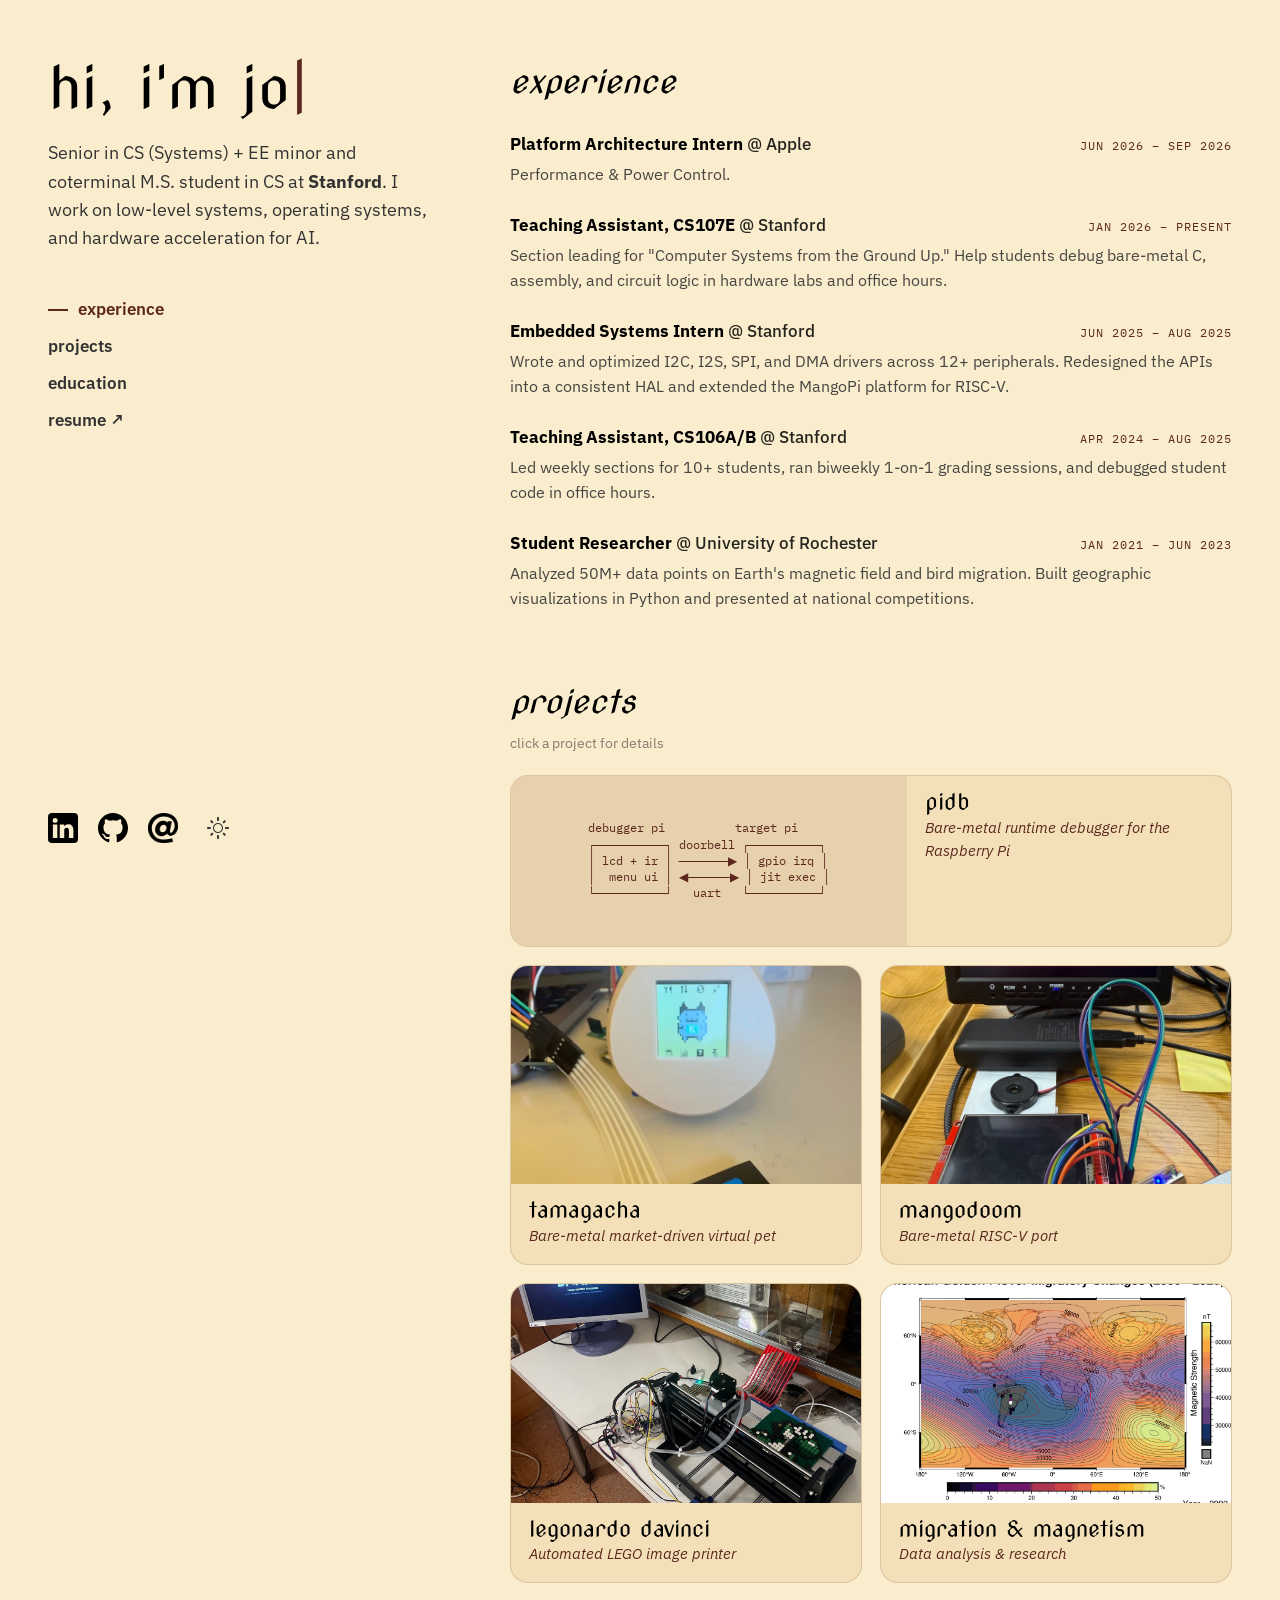
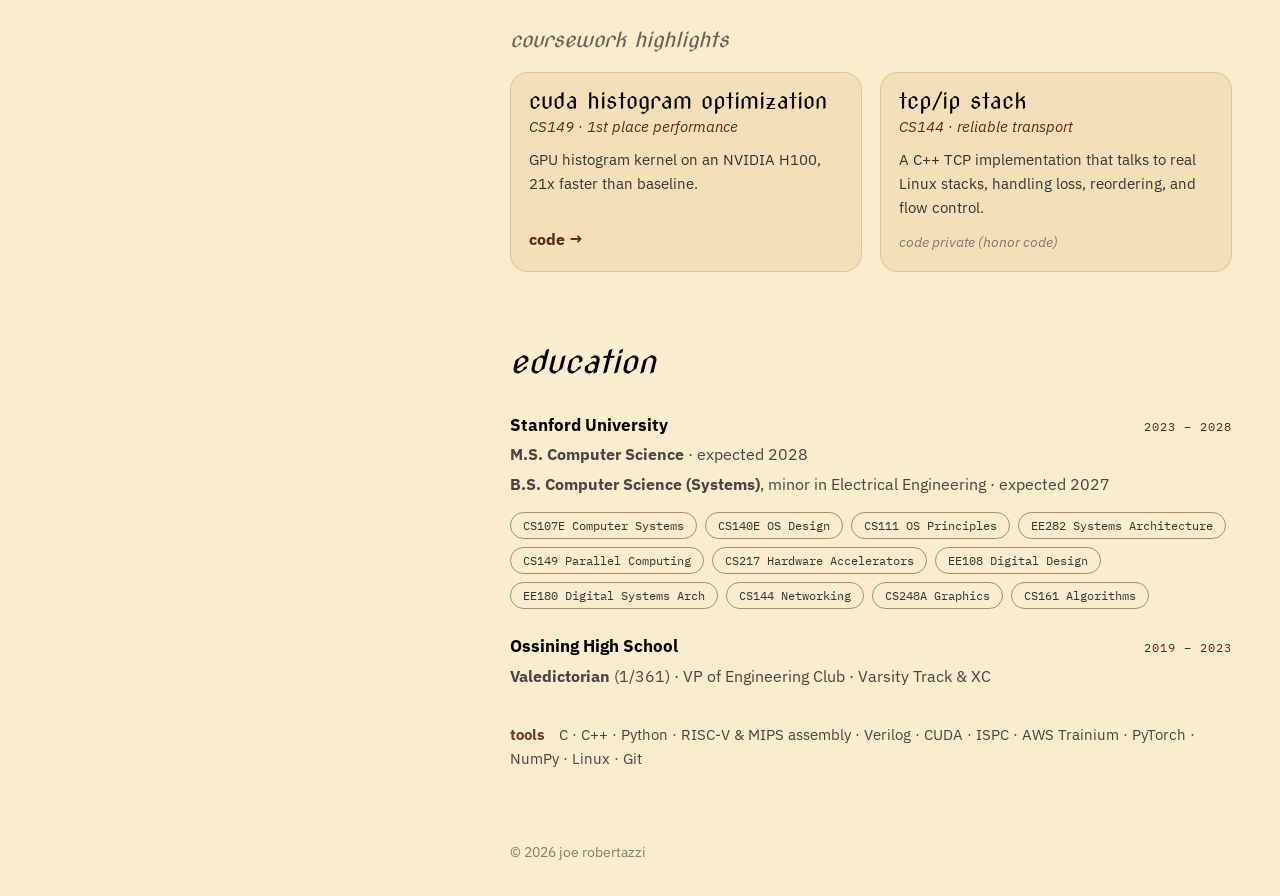
<file: index.html>
<!DOCTYPE html>
<html lang="en">

<head>
    <meta charset="UTF-8">
    <meta name="viewport" content="width=device-width, initial-scale=1.0">
    <title>joe robertazzi's portfolio</title>
    <link rel="stylesheet" href="index.css?v=2">
    <link rel="icon" href="https://cdn-icons-png.flaticon.com/512/2595/2595138.png">
    <link rel="preconnect" href="https://fonts.googleapis.com">
    <link rel="preconnect" href="https://fonts.gstatic.com" crossorigin>
    <link href="https://fonts.googleapis.com/css2?family=Nova+Cut&family=IBM+Plex+Sans:ital,wght@0,400;0,500;0,600;0,700;1,400&family=IBM+Plex+Mono:wght@400;500&display=swap"
        rel="stylesheet">
</head>

<body onload="typewriter()">

    <div class="layout">

        <aside class="side">
            <div class="side-inner">
                <h1 class="side-title"><span id="splash"></span><span id="cursor">|</span></h1>
                <p class="side-bio">
                    Senior in CS (Systems) + EE minor and coterminal M.S. student in CS at <b>Stanford</b>.
                    I work on low-level systems, operating systems, and hardware acceleration for AI.
                </p>

                <nav class="side-nav">
                    <a href="#experience">experience</a>
                    <a href="#projects">projects</a>
                    <a href="#education">education</a>
                    <a href="resume/resume.pdf" target="_blank">resume ↗</a>
                </nav>

                <div class="side-footer">
                    <div class="icon-links">
                        <a href="https://www.linkedin.com/in/jtazzi" aria-label="LinkedIn"><img class="indv-links"
                                id="linkedin" src="index/linkedin-icon.svg" alt="" /></a>
                        <a href="https://www.github.com/foxboxxx" aria-label="GitHub"><img class="indv-links"
                                src="index/github-icon.svg" alt="" /></a>
                        <a href="mailto:tazzi@stanford.edu" aria-label="Email"><img class="indv-links"
                                src="index/email-icon.png" alt="" /></a>
                    </div>
                    <button id="theme-toggle" onclick="toggleTheme()" aria-label="Toggle Dark Mode">
                        <svg id="sun-icon" xmlns="http://www.w3.org/2000/svg" viewBox="0 0 24 24">
                            <path
                                d="M12 7c-2.76 0-5 2.24-5 5s2.24 5 5 5 5-2.24 5-5-2.24-5-5-5zm0 9c-2.21 0-4-1.79-4-4s1.79-4 4-4 4 1.79 4 4-1.79 4-4 4zM2 13h2c.55 0 1-.45 1-1s-.45-1-1-1H2c-.55 0-1 .45-1 1s.45 1 1 1zm18 0h2c.55 0 1-.45 1-1s-.45-1-1-1h-2c-.55 0-1 .45-1 1s.45 1 1 1zM11 2v2c0 .55.45 1 1 1s1-.45 1-1V2c0-.55-.45-1-1-1s-1 .45-1 1zm0 18v2c0 .55.45 1 1 1s1-.45 1-1v-2c0-.55-.45-1-1-1s-1 .45-1 1zM5.99 4.58c-.39-.39-1.03-.39-1.41 0-.39.39-.39 1.03 0 1.41l1.06 1.06c.39.39 1.03.39 1.41 0s.39-1.03 0-1.41L5.99 4.58zm12.37 12.37c-.39-.39-1.03-.39-1.41 0-.39.39-.39 1.03 0 1.41l1.06 1.06c.39.39 1.03.39 1.41 0 .39-.39.39-1.03 0-1.41l-1.06-1.06zm1.06-10.96c.39-.39.39-1.03 0-1.41-.39-.39-1.03-.39-1.41 0l-1.06 1.06c-.39.39-.39 1.03 0 1.41s1.03.39 1.41 0l1.06-1.06zM7.05 18.36c.39-.39.39-1.03 0-1.41-.39-.39-1.03-.39-1.41 0l-1.06 1.06c-.39.39-.39 1.03 0 1.41s1.03.39 1.41 0l1.06-1.06z" />
                        </svg>
                        <svg id="moon-icon" style="display:none;" xmlns="http://www.w3.org/2000/svg"
                            viewBox="0 0 24 24">
                            <path
                                d="M12 3c-4.97 0-9 4.03-9 9s4.03 9 9 9 9-4.03 9-9c0-.46-.04-.92-.1-1.36-.98 1.37-2.58 2.26-4.4 2.26-3.03 0-5.5-2.47-5.5-5.5 0-1.82.89-3.42 2.26-4.4-.44-.06-.9-.1-1.36-.1z" />
                        </svg>
                    </button>
                </div>
            </div>
        </aside>

        <main class="content">

            <section id="experience">
                <h2 class="section-title">experience</h2>
                <ul class="timeline">
                    <li>
                        <div class="row-head">
                            <span class="row-title">Platform Architecture Intern <span class="row-org">@ Apple</span></span>
                            <span class="row-date">Jun 2026 – Sep 2026</span>
                        </div>
                        <p class="row-desc">Performance & Power Control.</p>
                    </li>
                    <li>
                        <div class="row-head">
                            <span class="row-title">Teaching Assistant, CS107E <span class="row-org">@ Stanford</span></span>
                            <span class="row-date">Jan 2026 – Present</span>
                        </div>
                        <p class="row-desc">Section leading for "Computer Systems from the Ground Up." Help students
                            debug bare-metal C, assembly, and circuit logic in hardware labs and office hours.</p>
                    </li>
                    <li>
                        <div class="row-head">
                            <span class="row-title">Embedded Systems Intern <span class="row-org">@ Stanford</span></span>
                            <span class="row-date">Jun 2025 – Aug 2025</span>
                        </div>
                        <p class="row-desc">Wrote and optimized I2C, I2S, SPI, and DMA drivers across 12+ peripherals.
                            Redesigned the APIs into a consistent HAL and extended the MangoPi platform for RISC-V.</p>
                    </li>
                    <li>
                        <div class="row-head">
                            <span class="row-title">Teaching Assistant, CS106A/B <span class="row-org">@ Stanford</span></span>
                            <span class="row-date">Apr 2024 – Aug 2025</span>
                        </div>
                        <p class="row-desc">Led weekly sections for 10+ students, ran biweekly 1-on-1 grading sessions,
                            and debugged student code in office hours.</p>
                    </li>
                    <li>
                        <div class="row-head">
                            <span class="row-title">Student Researcher <span class="row-org">@ University of Rochester</span></span>
                            <span class="row-date">Jan 2021 – Jun 2023</span>
                        </div>
                        <p class="row-desc">Analyzed 50M+ data points on Earth's magnetic field and bird migration.
                            Built geographic visualizations in Python and presented at national competitions.</p>
                    </li>
                </ul>
            </section>

            <section id="projects">
                <h2 class="section-title">projects</h2>
                <p class="section-hint">click a project for details</p>

                <div class="card-grid">
                    <button class="card featured" data-detail="pidb">
                        <div class="card-img diagram" aria-hidden="true">
                            <pre>debugger pi          target pi
┌──────────┐ doorbell ┌──────────┐
│ lcd + ir │ ───────▶ │ gpio irq │
│  menu ui │ ◀──────▶ │ jit exec │
└──────────┘   uart   └──────────┘</pre>
                        </div>
                        <span class="card-body">
                            <span class="card-name">pidb</span>
                            <span class="card-tagline">Bare-metal runtime debugger for the Raspberry Pi</span>
                        </span>
                    </button>
                    <button class="card" data-detail="tamagacha">
                        <img class="card-img" src="projects/tamagacha.jpeg" alt="">
                        <span class="card-body">
                            <span class="card-name">tamagacha</span>
                            <span class="card-tagline">Bare-metal market-driven virtual pet</span>
                        </span>
                    </button>
                    <button class="card" data-detail="mangodoom">
                        <img class="card-img" src="projects/doom.jpeg" alt="">
                        <span class="card-body">
                            <span class="card-name">mangodoom</span>
                            <span class="card-tagline">Bare-metal RISC-V port</span>
                        </span>
                    </button>
                    <button class="card" data-detail="legonardo">
                        <img class="card-img" src="projects/legonardo.jpeg" alt="">
                        <span class="card-body">
                            <span class="card-name">legonardo davinci</span>
                            <span class="card-tagline">Automated LEGO image printer</span>
                        </span>
                    </button>
                    <button class="card" data-detail="migration">
                        <img class="card-img" src="projects/animation.gif" alt="">
                        <span class="card-body">
                            <span class="card-name">migration & magnetism</span>
                            <span class="card-tagline">Data analysis & research</span>
                        </span>
                    </button>
                </div>

                <h3 class="subsection-title">coursework highlights</h3>
                <div class="card-grid">
                    <article class="mini">
                        <span class="card-name">cuda histogram optimization</span>
                        <span class="card-tagline">CS149 · 1st place performance</span>
                        <p>GPU histogram kernel on an NVIDIA H100, 21x faster than baseline.</p>
                        <a class="text-link" href="https://github.com/foxboxxx/fastest-histogram-cuda">code →</a>
                    </article>
                    <article class="mini">
                        <span class="card-name">tcp/ip stack</span>
                        <span class="card-tagline">CS144 · reliable transport</span>
                        <p>A C++ TCP implementation that talks to real Linux stacks, handling loss, reordering, and
                            flow control.</p>
                        <span class="muted">code private (honor code)</span>
                    </article>
                </div>
            </section>

            <section id="education">
                <h2 class="section-title">education</h2>
                <ul class="timeline">
                    <li>
                        <div class="row-head">
                            <span class="row-title">Stanford University</span>
                            <span class="row-date">2023 – 2028</span>
                        </div>
                        <p class="row-desc"><b>M.S. Computer Science</b> · expected 2028</p>
                        <p class="row-desc"><b>B.S. Computer Science (Systems)</b>, minor in Electrical Engineering ·
                            expected 2027</p>
                        <div class="tags">
                            <span>CS107E Computer Systems</span>
                            <span>CS140E OS Design</span>
                            <span>CS111 OS Principles</span>
                            <span>EE282 Systems Architecture</span>
                            <span>CS149 Parallel Computing</span>
                            <span>CS217 Hardware Accelerators</span>
                            <span>EE108 Digital Design</span>
                            <span>EE180 Digital Systems Arch</span>
                            <span>CS144 Networking</span>
                            <span>CS248A Graphics</span>
                            <span>CS161 Algorithms</span>
                        </div>
                    </li>
                    <li>
                        <div class="row-head">
                            <span class="row-title">Ossining High School</span>
                            <span class="row-date">2019 – 2023</span>
                        </div>
                        <p class="row-desc"><b>Valedictorian</b> (1/361) · VP of Engineering Club · Varsity Track & XC</p>
                    </li>
                </ul>

                <p class="skills-line"><span>tools</span> C · C++ · Python · RISC-V & MIPS assembly · Verilog · CUDA ·
                    ISPC · AWS Trainium · PyTorch · NumPy · Linux · Git</p>
            </section>

            <footer class="bottom-bar">&copy; 2026 joe robertazzi</footer>
        </main>
    </div>

    <!-- project detail panel; content is copied in from the templates below -->
    <dialog id="detail" aria-labelledby="detail-title">
        <button class="detail-close" aria-label="Close">×</button>
        <div id="detail-body"></div>
    </dialog>

    <template id="detail-pidb">
        <div class="detail-media diagram">
            <pre>   ┌──────────────┐                        ┌──────────────┐
   │ DEBUGGER PI  │  doorbell (GPIO 20) ─▶ │  TARGET PI   │
   │ ST7735R LCD  │  bit-banged UART       │ GPIO irq     │
   │ IR remote    │  TX 16 / RX 19  ◀────▶ │ handler      │
   │ menu state   │  packet protocol       │ JIT buffer   │
   └──────────────┘                        └──────────────┘</pre>
        </div>
        <h3 id="detail-title">pidb</h3>
        <span class="card-tagline">Bare-metal runtime debugger for the Raspberry Pi</span>
        <p>A debugger for bare-metal ARM programs that have no OS, no gdbserver, and no debug port. A second
            Raspberry Pi, wired directly to the target, takes control of the running program by hijacking a GPIO
            interrupt.</p>
        <p>Instead of running a command interpreter on the target, the debugger ships raw ARM machine code over a
            bit-banged UART and the target executes it from a buffer. Arguments are patched directly into the
            precompiled payloads, which handle memory read/write, GPIO control, fault-register inspection, and soft
            restart.</p>
        <p>Single-stepping works on hardware with no stepping support by using CP14 mismatch breakpoints. Everything
            is driven from a menu on an ST7735R LCD, navigated with a hand-rolled NEC IR remote decoder.</p>
        <div class="detail-links"><a class="text-link" href="https://github.com/foxboxxx/pidb">code →</a></div>
    </template>

    <template id="detail-tamagacha">
        <img class="detail-media" src="projects/tamagacha.jpeg" alt="Tamagacha prototype">
        <h3 id="detail-title">tamagacha</h3>
        <span class="card-tagline">Bare-metal market-driven virtual pet</span>
        <p>A bare-metal Tamagotchi OS for the Raspberry Pi Zero, linking the virtual pet's survival directly to live
            Kalshi prediction market portfolios.</p>
        <p>The hardware talks to a REST API through a custom 921600-baud UART-to-Python pipeline. Includes custom SPI
            and bit-banged I2C drivers, and an extended FAT32 filesystem for persistent state.</p>
        <div class="detail-links">
            <a class="text-link" href="https://github.com/foxboxxx/tamagacha">code →</a>
            <a class="text-link" href="https://www.youtube.com/watch?v=DrDV8Zqq3MU">demo →</a>
        </div>
    </template>

    <template id="detail-mangodoom">
        <img class="detail-media" src="projects/doom.jpeg" alt="MangoDoom running">
        <h3 id="detail-title">mangodoom</h3>
        <span class="card-tagline">Bare-metal RISC-V port</span>
        <p>The classic 1993 DOOM ported to a bare-metal RISC-V system (MangoPi), with every OS dependency removed by
            embedding the game assets directly into the binary.</p>
        <p>Low-level drivers use SPI for the LCD framebuffer and I2S for DMA-driven audio, on top of a C standard
            library written from the ground up.</p>
        <div class="detail-links"><a class="text-link" href="https://github.com/foxboxxx/mangoDOOM">code →</a></div>
    </template>

    <template id="detail-legonardo">
        <img class="detail-media" src="projects/legonardo.jpeg" alt="LEGO printer setup">
        <h3 id="detail-title">legonardo davinci</h3>
        <span class="card-tagline">Automated LEGO image printer</span>
        <p>A bare-metal device that prints user-loaded images in LEGO bricks, with a complete back-end in C and
            Python on a RISC-V MangoPi.</p>
        <p>Sensors and motors were rewired and integrated to place pieces precisely into 4.8mm × 4.8mm slots.</p>
        <div class="detail-links">
            <a class="text-link" href="https://github.com/foxboxxx/legonardo-davinci">code →</a>
            <a class="text-link"
                href="https://drive.google.com/drive/folders/1K85u9TBoneZYjCPITP94Ezn1deumaIid?usp=share_link">media →</a>
        </div>
    </template>

    <template id="detail-migration">
        <img class="detail-media" src="projects/animation.gif" alt="Migration map">
        <h3 id="detail-title">migration & magnetism</h3>
        <span class="card-tagline">Data analysis & research</span>
        <p>Analysis of datasets with millions of entries tracking bird migration against Earth's magnetic field, with
            over 100 interactive geospatial maps built in PyGMT and Seaborn.</p>
        <p>Written up as a research manuscript and presented at national competitions, including Regeneron STS.</p>
        <div class="detail-links">
            <a class="text-link" href="https://drive.google.com/file/d/1ay4Kn6LyfNchn0ElNyyfflIWQYbdH_jh/view">paper →</a>
        </div>
    </template>

    <script src="index.js?v=2"></script>
    <script>
        const detail = document.getElementById('detail');
        const detailBody = document.getElementById('detail-body');

        document.querySelectorAll('.card[data-detail]').forEach(card => {
            card.addEventListener('click', () => {
                const tpl = document.getElementById('detail-' + card.dataset.detail);
                detailBody.replaceChildren(tpl.content.cloneNode(true));
                detail.showModal();
            });
        });

        detail.querySelector('.detail-close').addEventListener('click', () => detail.close());

        // clicking the dimmed backdrop (outside the panel) closes it
        detail.addEventListener('click', e => {
            if (e.target === detail) detail.close();
        });

        // highlight the side nav link for the section currently on screen
        const navLinks = document.querySelectorAll('.side-nav a[href^="#"]');
        const observer = new IntersectionObserver(entries => {
            entries.forEach(entry => {
                if (!entry.isIntersecting) return;
                navLinks.forEach(a => a.classList.toggle('active', a.getAttribute('href') === '#' + entry.target.id));
            });
        }, { rootMargin: '-40% 0px -55% 0px' });
        document.querySelectorAll('.content section').forEach(s => observer.observe(s));
    </script>
</body>

</html>
</file>
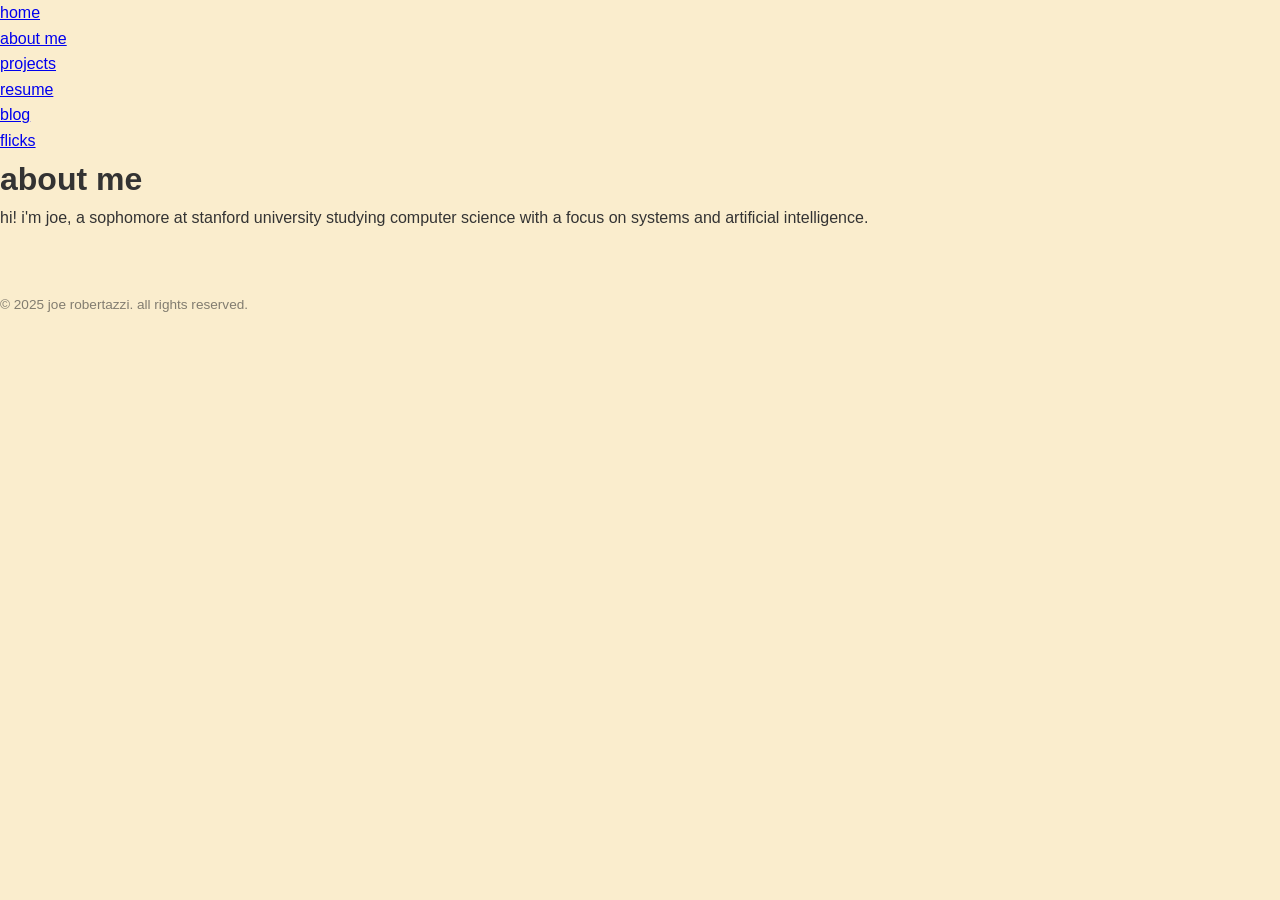
<file: about.html>
<!DOCTYPE html>
<html>

<head>
    <meta charset="utf-8">
    <title>joe robertazzi portfolio</title>
    <link rel="stylesheet" href="index.css">
    <link rel="icon" href="https://cdn-icons-png.flaticon.com/512/2595/2595138.png">
    <link rel="preconnect" href="https://fonts.googleapis.com">
    <link rel="preconnect" href="https://fonts.gstatic.com" crossorigin>
    <link href="https://fonts.googleapis.com/css2?family=Nova+Cut&family=Quicksand:wght@300..700&display=swap"
        rel="stylesheet">
    <script src="index.js"></script>
</head>

<body>
    <nav class="navbar">
        <div class="bar"></div>
        <ul class="nav-links">
            <li><a href="/">home</a></li>
            <li><a href="/about">about me</a></li>
            <li><a href="/projects">projects</a></li>
            <li><a href="resume/resume.pdf">resume</a></li>
            <li><a href="/blog">blog</a></li>
            <li><a href="/flicks">flicks</a></li>
        </ul>
        <div class="bar"></div>
    </nav>

    <h1>about me</h1>
    <!-- <img src = "about/splash.png" id="about-stanford"> -->
    <p>hi! i'm joe, a sophomore at stanford university studying computer science with a focus on systems and artificial
        intelligence.</p>

    <div class="content">
        <!-- <img src="https://img.freepik.com/free-photo/abstract-surface-textures-white-concrete-stone-wall_74190-8189.jpg"> -->
    </div>

    <footer class="bottom-bar">
        <p>&copy; 2025 joe robertazzi. all rights reserved.</p>
    </footer>
</body>

</html>
</file>
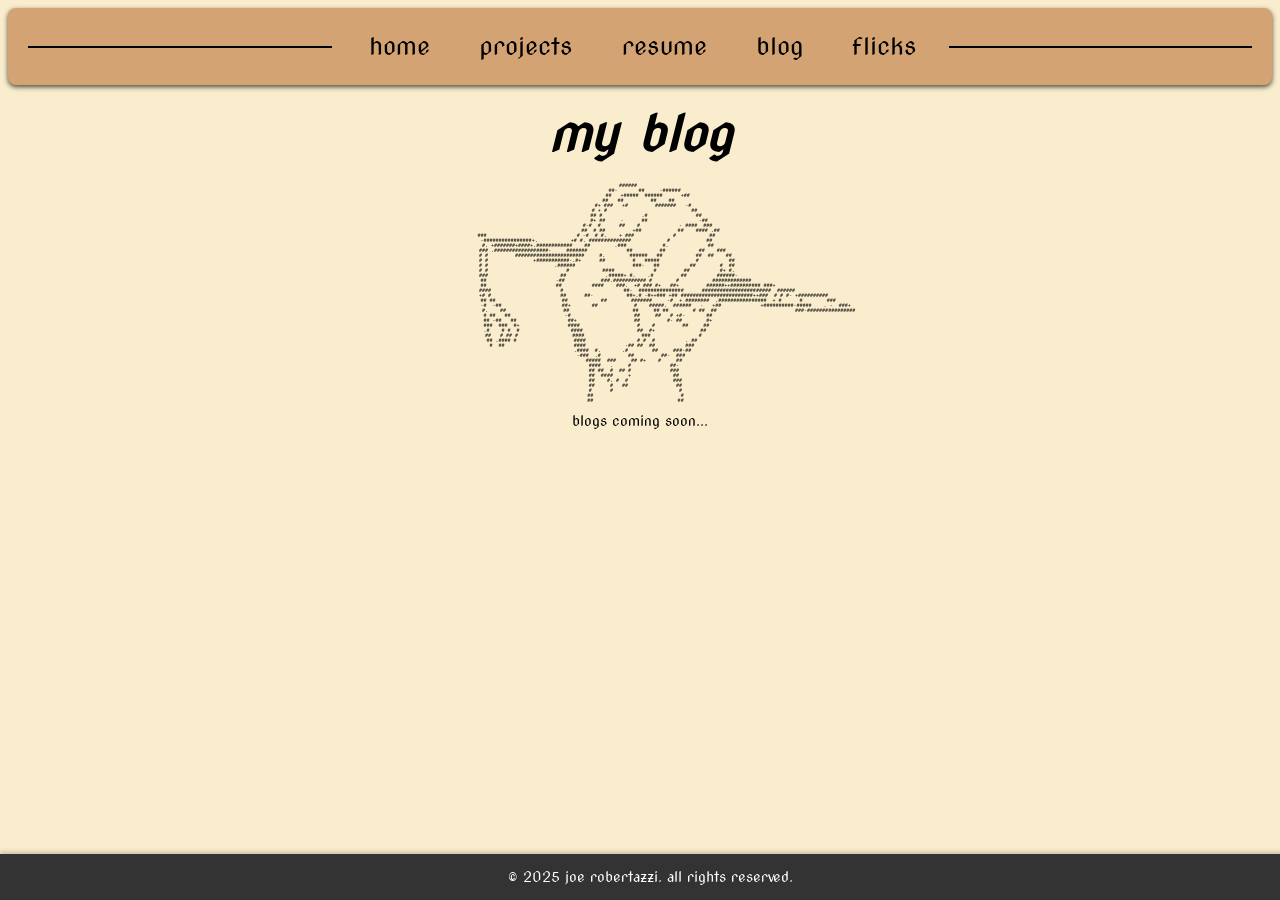
<file: blog.html>
<!DOCTYPE html>
<html>

<head>
    <meta charset="utf-8">
    <title>joe robertazzi portfolio</title>
    <link rel="stylesheet" href="blog/blog.css">
    <link rel="icon" href="https://cdn-icons-png.flaticon.com/512/2595/2595138.png">
    <link rel="preconnect" href="https://fonts.googleapis.com">
    <link rel="preconnect" href="https://fonts.gstatic.com" crossorigin>
    <link href="https://fonts.googleapis.com/css2?family=Nova+Cut&family=Quicksand:wght@300..700&display=swap"
        rel="stylesheet">
    <script src="index.js"></script>
</head>

<body>
    <nav class="navbar">
        <div class="bar"></div>
        <ul class="nav-links">
            <li><a href="/">home</a></li>
            <li><a href="/projects">projects</a></li>
            <li><a href="resume/resume.pdf">resume</a></li>
            <li><a href="/blog">blog</a></li>
            <li><a href="/flicks">flicks</a></li>
        </ul>
        <div class="bar"></div>
    </nav>

    <h1>my blog</h1>
    <pre style="font-size: 5px; line-height:5px; letter-spacing: unset; text-align: center">
                                                                    ######                                                                            
                                                                ##-       ##     -######                                                             
                                                                ##   +#####  ######      +##                                                           
                                                                ##   ##         ##    ##                                                                 
                                                            #+ ###   +#         #######   -#                                                          
                                                            # + #                            ##                                                         
                                                            ## #             .#                ##                                                        
                                                            #+ ##     -      ##                 -##                                                      
                                                        #-#  #      ##    #             - ####  ###                                                   
                                                        ##  # ##         +##            ##    #### .##                                                 
                    ###                              # -#  # #.    + ###             #           ##                                                 
                    -################+.           +# #. ##############            #            ##                                                 
                    #. +#######+####+.############    ##        .###            #.             ##                                                
                    ### .##################-     #######             ##         ##           ##    ###                                             
                    # #         #######################     #.        ######   ##           ##  ##    ##                                           
                    # #               +###########-.#+      ##         #   #####            #          ##                                          
                    # #                      .######                   ###-   ##          ##        #  ##                                          
                    # #                          #           ####             #         ##          #+ #.                                          
                    ###                        ##             .#####+ #.    .#         ##          ######-                                         
                    ##                       -##            ###.########### #        #           #############                                    
                    ##                       ##          ####    ###.  +# ### #+   ##+         ######++########## ###+                            
                    ####                       #                    ##-  ###############      #######################  ######                      
                    +# #                       ##      ##-           ##+.# -#++### +## ########################++###  # # #- +##########           
                    ## ##                      ##           ##        #######     -#  + ########  .################  + #      #        ###        
                    -#  -##                    ##+       ##            #    #####.  ######   -   +##             +##########-#####    . -  ###+   
                    #.    ##                   ##                     ##     ## ##        # ##  ##                          ###-################ 
                    # ##   ##                  -#                     ##     ##   # +#-       ##                                                
                    ## -##   ##                 ##+                   ##         #- ##        #+                                                
                    ###  ###  #+                ####                   #    #         ##     ##                                                 
                    .#    # #  #                 ####                  ##  #+               ##                                                  
                    ##   # ## #                  ####                   ###                #                                                   
                    ## .#### #                   ####                 # #  #          . ##                                                    
                    #  ##                       ####             -## ##  ##          ###                                                    
                                                .####  #.       .#        ##     ###-##                                                     
                                                -###  .#         ##         ##-  ###                                                      
                                                    #####  ###     ## #+    #     ##                                                        
                                                    ####   .     #             ##-                                                        
                                                    ## ##  #  ## #             ###                                                        
                                                    ##  ####     +              ##                                                        
                                                    ##    #. #  #               ###                                                       
                                                    ##     #   ##                ##                                                       
                                                    #      #                      #                                                       
                                                    ##                             #                                                       
                                                    ##                            ##                                                       
        </pre>
    <p style="text-align:center;">blogs coming soon...</p>
    <footer class="bottom-bar">
        <p>&copy; 2025 joe robertazzi. all rights reserved.</p>
    </footer>
</body>

</html>
</file>
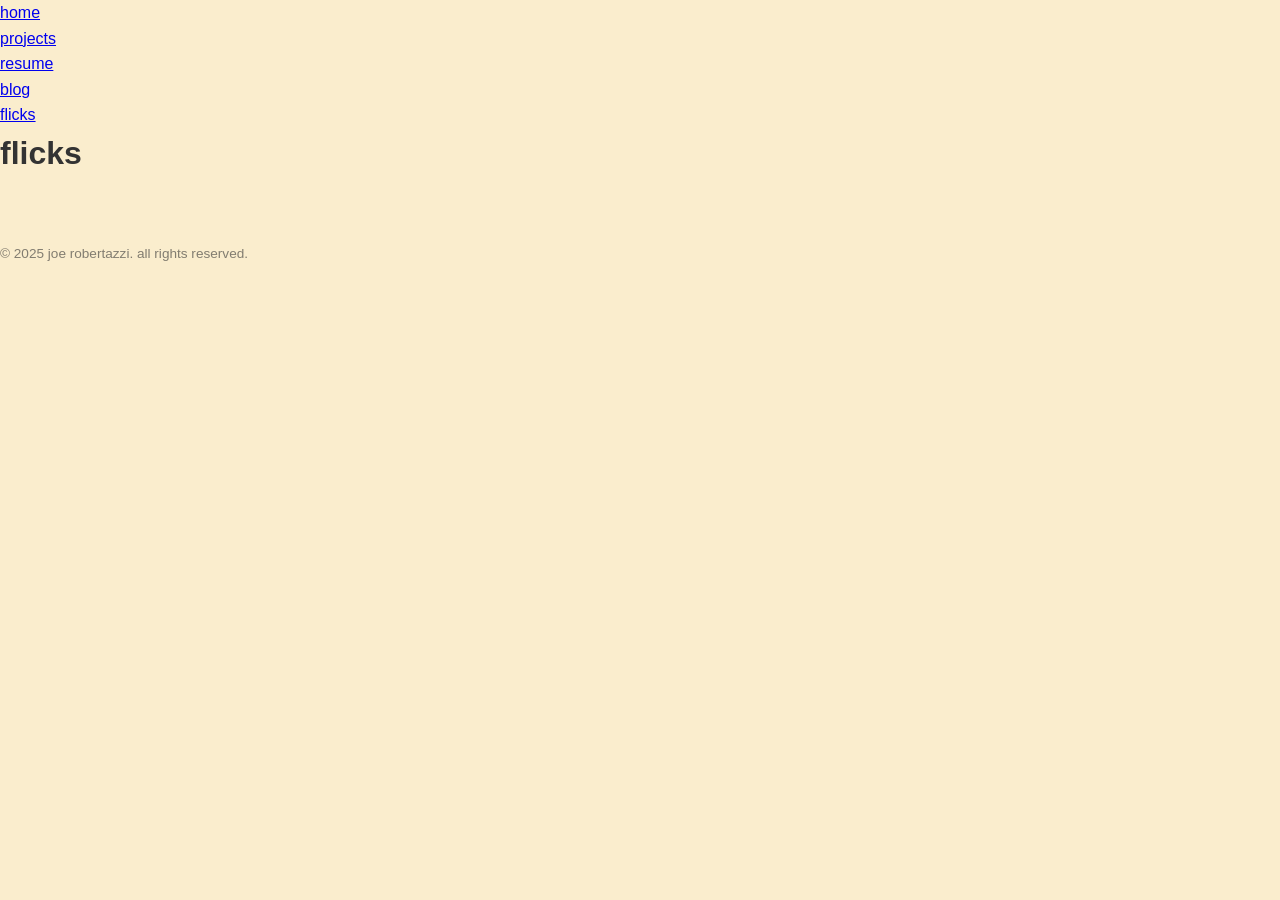
<file: flicks.html>
<!DOCTYPE html>
<html>

<head>
    <meta charset="utf-8">
    <title>joe robertazzi portfolio</title>
    <link rel="stylesheet" href="index.css">
    <link rel="icon" href="https://cdn-icons-png.flaticon.com/512/2595/2595138.png">
    <link rel="preconnect" href="https://fonts.googleapis.com">
    <link rel="preconnect" href="https://fonts.gstatic.com" crossorigin>
    <link href="https://fonts.googleapis.com/css2?family=Nova+Cut&family=Quicksand:wght@300..700&display=swap"
        rel="stylesheet">
    <script src="index.js"></script>
</head>

<body>
    <nav class="navbar">
        <div class="bar"></div>
        <ul class="nav-links">
            <li><a href="/">home</a></li>
            <li><a href="/projects">projects</a></li>
            <li><a href="resume/resume.pdf">resume</a></li>
            <li><a href="/blog">blog</a></li>
            <li><a href="/flicks">flicks</a></li>
        </ul>
        <div class="bar"></div>
    </nav>

    <h1>flicks</h1>

    <div class="content">
        <!-- <img src="https://img.freepik.com/free-photo/abstract-surface-textures-white-concrete-stone-wall_74190-8189.jpg"> -->
    </div>

    <footer class="bottom-bar">
        <p>&copy; 2025 joe robertazzi. all rights reserved.</p>
    </footer>
</body>

</html>
</file>
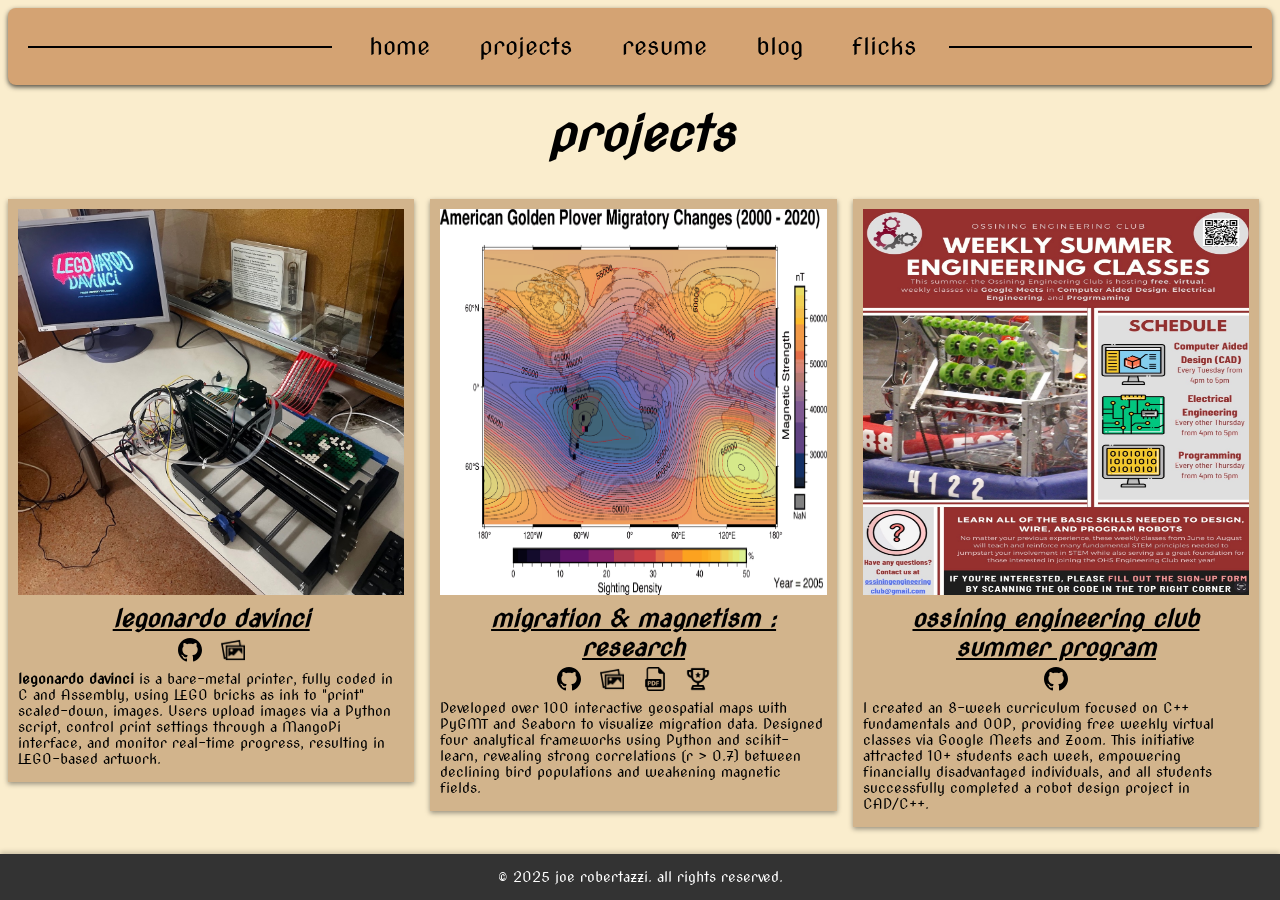
<file: projects.html>
<!DOCTYPE html>
<html>

<head>
    <meta charset="utf-8">
    <title>joe robertazzi portfolio</title>
    <link rel="stylesheet" href="projects/projects.css">
    <link rel="icon" href="https://cdn-icons-png.flaticon.com/512/2595/2595138.png">
    <link rel="preconnect" href="https://fonts.googleapis.com">
    <link rel="preconnect" href="https://fonts.gstatic.com" crossorigin>
    <link href="https://fonts.googleapis.com/css2?family=Nova+Cut&family=Quicksand:wght@300..700&display=swap"
        rel="stylesheet">
    <!-- <script src="projects.js"></script> 	 -->
</head>
<div class="main">

    <body>
        <nav class="navbar">
            <div class="bar"></div>
            <ul class="nav-links">
                <li><a href="/">home</a></li>
                <li><a href="/projects">projects</a></li>
                <li><a href="resume/resume.pdf">resume</a></li>
                <li><a href="/blog">blog</a></li>
                <li><a href="/flicks">flicks</a></li>
            </ul>
            <div class="bar"></div>
        </nav>

        <h1>projects</h1>

        <div class="row">
            <div class="column">
                <div class="content">
                    <img src="projects/legonardo.jpeg" class="showcase" style="width:100%">
                    <h3>legonardo davinci</h3>
                    <div class="clickable-icon">
                        <a href="https://github.com/foxboxxx/legonardo-davinci"><img src="index/github-icon.svg"></a>
                        <a
                            href="https://drive.google.com/drive/folders/1K85u9TBoneZYjCPITP94Ezn1deumaIid?usp=share_link"><img
                                src="index/pic.png"></a>
                    </div>
                    <p><b>legonardo davinci</b> is a bare-metal printer, fully coded in C and Assembly, using LEGO
                        bricks as ink to "print" scaled-down, images. Users upload images via a Python script, control
                        print settings through a MangoPi interface, and monitor real-time progress, resulting in
                        LEGO-based artwork.</p>
                </div>
            </div>

            <div class="column">
                <div class="content">
                    <img src="projects/animation.gif" class="showcase" style="width:100%">
                    <h3>migration & magnetism : research</h3>
                    <div class="clickable-icon">
                        <a href="https://github.com/foxboxxx/GEOBIRDMGRTY"><img src="index/github-icon.svg"></a>
                        <a href=""><img src="index/pic.png"></a>
                        <a href="https://drive.google.com/file/d/1ay4Kn6LyfNchn0ElNyyfflIWQYbdH_jh/view"><img
                                src="index/pdf.png"></a>
                        <a
                            href="https://www.societyforscience.org/regeneron-sts/2023-student-finalists/joseph-miguel-robertazzi/"><img
                                src="index/award.png"></a>
                    </div>
                    <p>Developed over 100 interactive geospatial maps with PyGMT and Seaborn to visualize migration
                        data. Designed four analytical frameworks using Python and scikit-learn, revealing strong
                        correlations (r > 0.7) between declining bird populations and weakening magnetic fields.</p>
                </div>
            </div>

            <div class="column">
                <div class="content">
                    <img src="projects/engineering.jpeg" class="showcase" style="width:100%">
                    <h3>ossining engineering club summer program</h3>
                    <div class="clickable-icon">
                        <a href=""><img src="index/github-icon.svg"></a>
                    </div>
                    <p>I created an 8-week curriculum focused on C++ fundamentals and OOP, providing free weekly virtual
                        classes via Google Meets and Zoom. This initiative attracted 10+ students each week, empowering
                        financially disadvantaged individuals, and all students successfully completed a robot design
                        project in CAD/C++.</p>
                </div>
            </div>
            <!-- <div class="column">
                <div class="content">
                    <img src="projects/wip.jpg" alt="Mountains" style="width:100%">
                    <h3>WORK IN PROGRESS</h3>
                    <p>-/-</p>
                </div>
                </div>
                <div class="column">
                    <div class="content">
                    <img src="projects/wip.jpg" alt="Mountains" style="width:100%">
                    <h3>WORK IN PROGRESS</h3>
                    <p>-/-</p>
                    </div>
                </div>
                <div class="column">
                    <div class="content">
                    <img src="projects/wip.jpg" alt="Mountains" style="width:100%">
                    <h3>WORK IN PROGRESS</h3>
                    <p>-/-</p>
                    </div>
                </div> -->
        </div>

        <footer class="bottom-bar">
            <p>&copy; 2025 joe robertazzi. all rights reserved.</p>
        </footer>
    </body>
</div>

</html>
</file>
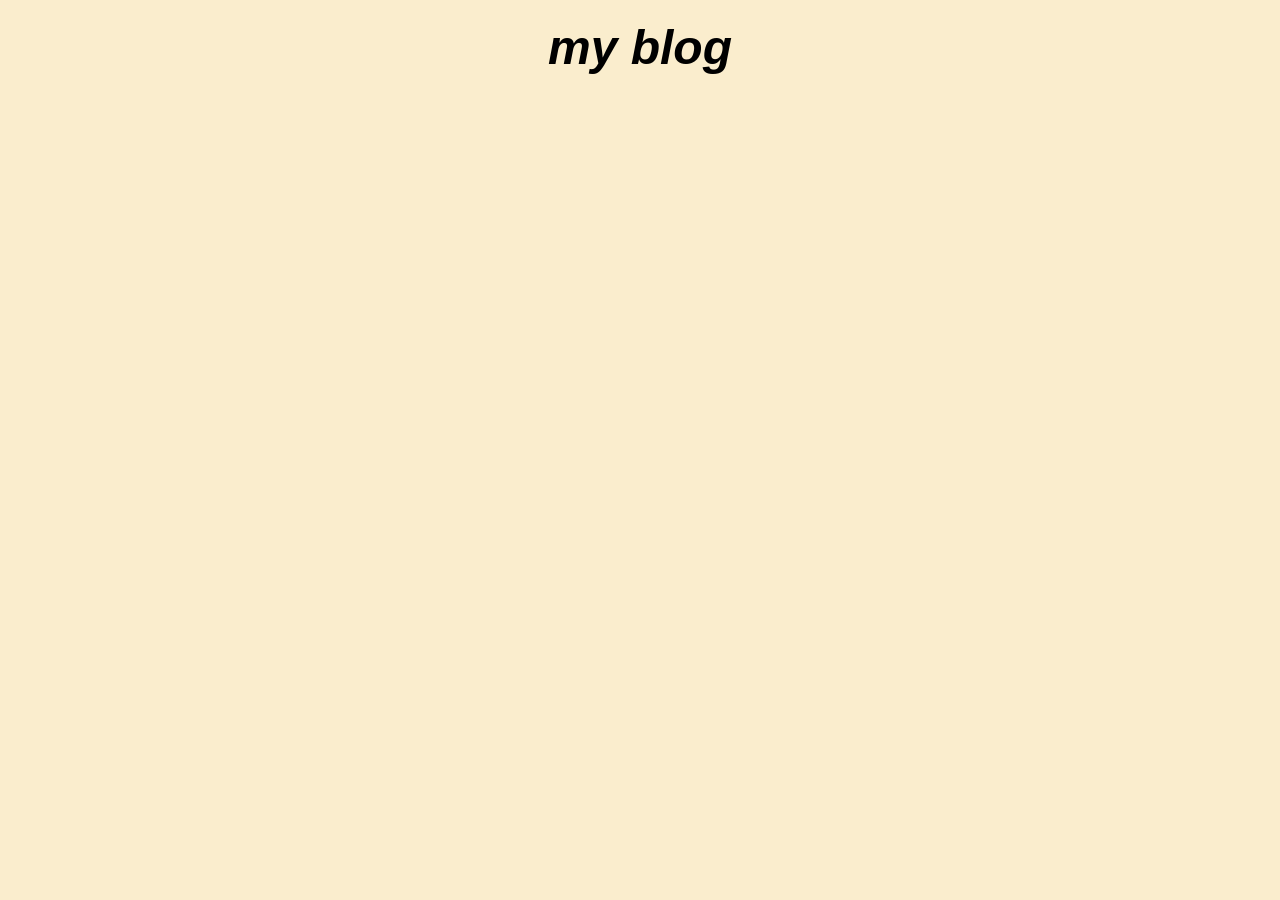
<file: blog/blog.html>
<head>
    <meta charset = "utf-8">
    <title>joe's website</title>
    <link rel="preconnect" href="https://fonts.googleapis.com">
    <link rel="preconnect" href="https://fonts.gstatic.com" crossorigin>
    <link href="https://fonts.googleapis.com/css2?family=Quicksand:wght@300..700&display=swap" rel="stylesheet">
    <link rel="stylesheet" href="blog.css">
</head>
<body>
    <h1 align=center>my blog</h1>
</body>
</file>
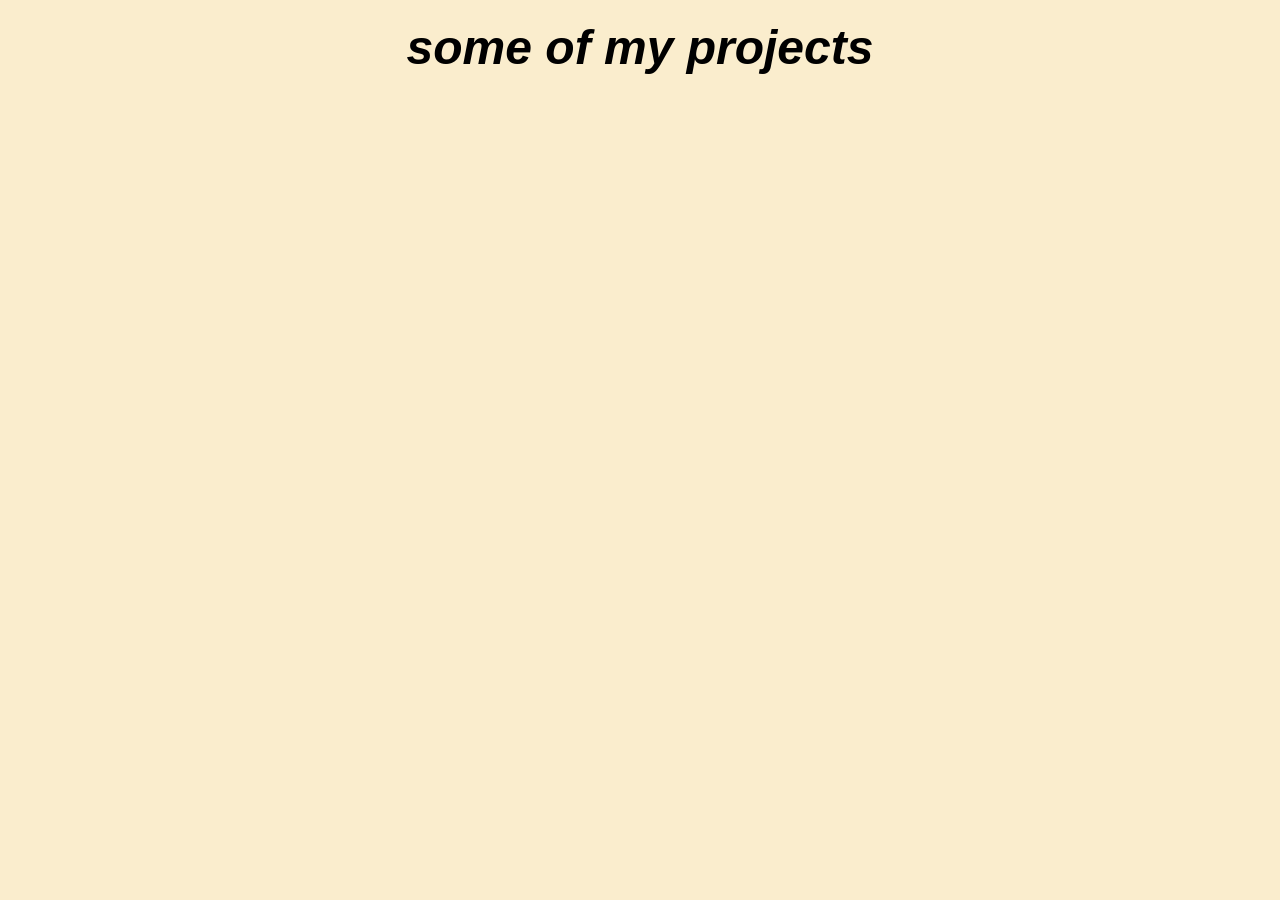
<file: projects/projects.html>
<head>
    <meta charset = "utf-8">
    <title>joe's website</title>
    <link rel="preconnect" href="https://fonts.googleapis.com">
    <link rel="preconnect" href="https://fonts.gstatic.com" crossorigin>
    <link href="https://fonts.googleapis.com/css2?family=Quicksand:wght@300..700&display=swap" rel="stylesheet">
    <link rel="stylesheet" href="projects.css">
</head>
<body>
    <h1 align=center>some of my projects</h1>
</body>
</file>
<file: index.css>
:root {
    --bg-color: #faedcd;
    --text-color: #333;
    --side-bg: #f3dfb8;
    --card-bg: #f3dfb8;
    --accent-color: #5c281e;
    --heading-color: #000;
    --icon-filter: brightness(0%);
    --border-color: #5c281e;
    --shadow-color: rgba(92, 40, 30, 0.12);

    --radius-sm: 10px;
    --radius-md: 18px;
    --ease: cubic-bezier(0.4, 0, 0.2, 1);
    --mono: 'IBM Plex Mono', ui-monospace, Menlo, monospace;
}

[data-theme="dark"] {
    --bg-color: #1a1a1a;
    --text-color: #e0e0e0;
    --side-bg: #222222;
    --card-bg: #262626;
    --accent-color: #faedcd;
    --heading-color: #ffffff;
    --icon-filter: brightness(0) invert(1);
    --border-color: #faedcd;
    --shadow-color: rgba(0, 0, 0, 0.35);
}

* {
    box-sizing: border-box;
    margin: 0;
    padding: 0;
}

html {
    scroll-behavior: smooth;
}

body {
    background-color: var(--bg-color);
    color: var(--text-color);
    font-family: 'IBM Plex Sans', sans-serif;
    font-weight: 400;
    line-height: 1.6;
    overflow-x: hidden;
    transition: background-color 0.3s ease, color 0.3s ease;
}

::selection {
    background-color: var(--accent-color);
    color: var(--bg-color);
}

a:focus-visible,
button:focus-visible {
    outline: 2px solid var(--accent-color);
    outline-offset: 3px;
    border-radius: 4px;
}

/* layout: fixed side panel + scrolling content */

.layout {
    display: grid;
    grid-template-columns: minmax(300px, 38%) 1fr;
    max-width: 1280px;
    margin: 0 auto;
}

.side {
    position: sticky;
    top: 0;
    height: 100vh;
    padding: 56px 48px;
}

.side-inner {
    height: 100%;
    display: flex;
    flex-direction: column;
}

.content {
    padding: 56px 48px 0 24px;
    min-width: 0;
}

/* side panel */

.side-title {
    font-family: 'Nova Cut', sans-serif;
    font-weight: normal;
    font-size: clamp(2.6rem, 4.5vw, 3.8rem);
    line-height: 1.1;
    color: var(--heading-color);
    min-height: 1.1em;
}

#cursor {
    color: var(--accent-color);
    animation: blink 0.7s step-end infinite;
}

@keyframes blink { 50% { opacity: 0; } }

.side-bio {
    margin-top: 20px;
    font-size: 1.1rem;
    max-width: 380px;
}

.side-nav {
    margin-top: 44px;
    display: flex;
    flex-direction: column;
    align-items: flex-start;
    gap: 10px;
}

.side-nav a {
    color: var(--text-color);
    text-decoration: none;
    font-weight: 600;
    font-size: 1.05rem;
    position: relative;
    padding-left: 0;
    transition: color 0.25s var(--ease), padding-left 0.25s var(--ease);
}

.side-nav a::before {
    content: '';
    position: absolute;
    left: 0;
    top: 50%;
    width: 0;
    height: 2px;
    background-color: var(--accent-color);
    transition: width 0.25s var(--ease);
}

.side-nav a:hover,
.side-nav a.active {
    color: var(--accent-color);
    padding-left: 30px;
}

.side-nav a:hover::before,
.side-nav a.active::before {
    width: 20px;
}

.side-footer {
    margin-top: auto;
    display: flex;
    align-items: center;
    gap: 24px;
}

.icon-links {
    display: flex;
    gap: 20px;
}

.indv-links {
    width: 30px;
    display: block;
    filter: var(--icon-filter);
    transition: transform 0.25s var(--ease), opacity 0.25s ease;
}

#linkedin {
    border-radius: 4px;
}

.indv-links:hover {
    transform: translateY(-3px);
    opacity: 0.8;
}

#theme-toggle {
    background: none;
    border: none;
    cursor: pointer;
    padding: 4px;
    display: flex;
    color: var(--text-color);
    transition: transform 0.3s var(--ease), color 0.3s ease;
}

#theme-toggle svg {
    width: 24px;
    height: 24px;
    fill: currentColor;
}

#theme-toggle:hover {
    transform: rotate(15deg) scale(1.1);
    color: var(--accent-color);
}

/* sections */

section {
    padding-bottom: 64px;
}

.section-title {
    font-family: 'Nova Cut', sans-serif;
    font-style: italic;
    font-weight: normal;
    font-size: 2rem;
    color: var(--heading-color);
    margin-bottom: 24px;
}

.section-hint {
    margin: -18px 0 20px;
    font-size: 0.85rem;
    opacity: 0.6;
}

.subsection-title {
    font-family: 'Nova Cut', sans-serif;
    font-style: italic;
    font-weight: normal;
    font-size: 1.3rem;
    opacity: 0.75;
    margin: 40px 0 16px;
}

/* experience + education rows */

.timeline {
    list-style: none;
    display: flex;
    flex-direction: column;
    gap: 24px;
}

.row-head {
    display: flex;
    justify-content: space-between;
    align-items: baseline;
    gap: 16px;
    flex-wrap: wrap;
}

.row-title {
    font-size: 1.05rem;
    font-weight: 700;
    color: var(--heading-color);
}

.row-org {
    font-weight: 500;
    opacity: 0.85;
}

.row-date {
    font-family: var(--mono);
    font-size: 0.78rem;
    color: var(--accent-color);
    text-transform: uppercase;
    letter-spacing: 1px;
    white-space: nowrap;
}

.row-desc {
    margin-top: 4px;
    opacity: 0.9;
}

.tags {
    display: flex;
    flex-wrap: wrap;
    gap: 8px;
    margin-top: 14px;
}

.tags span {
    border: 1px solid color-mix(in srgb, var(--accent-color) 50%, transparent);
    padding: 3px 12px;
    border-radius: 999px;
    font-family: var(--mono);
    font-size: 0.75rem;
}

.skills-line {
    margin-top: 32px;
    font-size: 0.95rem;
    opacity: 0.9;
}

.skills-line span {
    font-weight: 700;
    color: var(--accent-color);
    margin-right: 10px;
}

/* project cards */

.card-grid {
    display: grid;
    grid-template-columns: repeat(2, 1fr);
    gap: 18px;
}

.card,
.mini {
    background-color: var(--card-bg);
    border: 1px solid color-mix(in srgb, var(--border-color) 15%, transparent);
    border-radius: var(--radius-md);
    overflow: hidden;
    display: flex;
    flex-direction: column;
    text-align: left;
    font: inherit;
    color: inherit;
}

.card {
    cursor: pointer;
    transition: transform 0.25s var(--ease), box-shadow 0.25s var(--ease);
}

.card:hover {
    transform: translateY(-4px);
    box-shadow: 0 14px 28px var(--shadow-color);
}

.card-img {
    width: 100%;
    aspect-ratio: 16 / 10;
    object-fit: cover;
    display: block;
}

.card-body {
    padding: 14px 18px 16px;
    display: flex;
    flex-direction: column;
}

.card.featured {
    grid-column: 1 / -1;
    flex-direction: row;
}

.card.featured .card-img {
    width: 55%;
    aspect-ratio: auto;
    min-height: 170px;
    flex-shrink: 0;
}

.card.featured .card-body {
    justify-content: center;
}

.card-name {
    font-family: 'Nova Cut', sans-serif;
    font-size: 1.35rem;
    color: var(--heading-color);
    line-height: 1.2;
}

.card-tagline {
    display: block;
    font-style: italic;
    color: var(--accent-color);
    font-size: 0.92rem;
}

.mini {
    padding: 16px 18px 18px;
}

.mini p {
    margin: 8px 0 12px;
    font-size: 0.95rem;
}

.mini .text-link,
.mini .muted {
    margin-top: auto;
}

.diagram {
    display: flex;
    align-items: center;
    justify-content: center;
    padding: 20px 14px;
    background-color: color-mix(in srgb, var(--accent-color) 8%, var(--card-bg));
    overflow: hidden;
}

.diagram pre {
    font-family: var(--mono);
    font-size: 0.75rem;
    line-height: 1.35;
    color: var(--accent-color);
}

.text-link {
    color: var(--accent-color);
    font-weight: 700;
    text-decoration: none;
    border-bottom: 1px solid transparent;
    align-self: flex-start;
}

.text-link:hover {
    border-bottom-color: var(--accent-color);
}

.muted {
    font-size: 0.85rem;
    opacity: 0.6;
    font-style: italic;
}

/* project detail panel */

#detail {
    margin: auto;
    width: min(680px, calc(100vw - 32px));
    max-height: calc(100vh - 48px);
    border: none;
    border-radius: var(--radius-md);
    background-color: var(--bg-color);
    color: var(--text-color);
    box-shadow: 0 24px 60px rgba(0, 0, 0, 0.3);
    padding: 0;
    overflow-y: auto;
}

#detail[open] {
    animation: pop 0.25s var(--ease);
}

#detail::backdrop {
    background: rgba(30, 15, 10, 0.45);
    backdrop-filter: blur(3px);
}

@keyframes pop {
    from { opacity: 0; transform: translateY(12px) scale(0.98); }
    to { opacity: 1; transform: none; }
}

#detail-body {
    padding: 0 0 26px;
}

#detail-body > :not(.detail-media) {
    margin-left: 28px;
    margin-right: 28px;
}

.detail-media {
    width: 100%;
    max-height: 380px;
    object-fit: cover;
    display: block;
    margin-bottom: 20px;
}

.detail-media.diagram {
    padding: 32px 16px;
    overflow-x: auto;
    justify-content: flex-start;
}

.detail-media.diagram pre {
    margin: 0 auto;
}

#detail h3 {
    font-family: 'Nova Cut', sans-serif;
    font-weight: normal;
    font-size: 1.9rem;
    color: var(--heading-color);
    line-height: 1.2;
}

#detail p {
    margin-top: 14px;
}

.detail-links {
    display: flex;
    gap: 20px;
    margin-top: 20px;
}

.detail-close {
    position: sticky;
    top: 12px;
    float: right;
    margin: 12px 12px -48px 0;
    width: 36px;
    height: 36px;
    border-radius: 50%;
    border: none;
    background-color: color-mix(in srgb, var(--bg-color) 85%, transparent);
    color: var(--heading-color);
    font-size: 1.5rem;
    line-height: 1;
    cursor: pointer;
    z-index: 1;
}

.detail-close:hover {
    background-color: var(--accent-color);
    color: var(--bg-color);
}

.bottom-bar {
    padding: 8px 0 32px;
    font-size: 0.85rem;
    opacity: 0.6;
}

/* narrow screens: side panel becomes a normal header */

@media screen and (max-width: 860px) {
    .layout {
        grid-template-columns: 1fr;
    }
    .side {
        position: static;
        height: auto;
        padding: 48px 20px 32px;
    }
    .side-nav {
        flex-direction: row;
        flex-wrap: wrap;
        gap: 18px;
        margin-top: 24px;
    }
    .side-nav a:hover,
    .side-nav a.active {
        padding-left: 0;
    }
    .side-nav a::before {
        display: none;
    }
    .side-footer {
        margin-top: 24px;
    }
    .content {
        padding: 16px 20px 0;
    }
}

@media screen and (max-width: 600px) {
    .side-nav {
        gap: 6px 16px;
    }
    .side-nav a {
        font-size: 0.95rem;
    }

    /* stack title and date tightly instead of wrapping with a big gap */
    .row-head {
        flex-direction: column;
        gap: 2px;
    }

    /* project cards become compact rows: square thumbnail + text */
    .card-grid {
        grid-template-columns: 1fr;
        gap: 12px;
    }
    .card,
    .card.featured {
        flex-direction: row;
        align-items: center;
    }
    .card .card-img,
    .card.featured .card-img {
        width: 96px;
        height: 96px;
        min-height: 0;
        aspect-ratio: 1;
        flex-shrink: 0;
    }
    .card .diagram {
        padding: 0;
    }
    .card .diagram pre {
        transform: scale(0.34);
    }
    .card-body {
        padding: 10px 14px;
    }
    .card-name {
        font-size: 1.15rem;
    }
    .card-tagline {
        font-size: 0.85rem;
    }
}
</file>
<file: blog/blog.css>
.bar {
    background-color: #000;
    height: 2px;
    bottom: 1000px;
    margin-left: 20px;
    margin-right: 20px;
    flex-grow: 1;
    max-width: 80%;
}

.navbar {
    font-family: 'Nova Cut', serif;
    font-size: 24px;
    display: flex;
    justify-content: center;
    align-items: center;
    background-color: #d4a373;
    border-radius: 8px;
    box-shadow: 0 2px 5px rgba(0, 0, 0, 0.7);
}

.nav-links {
    list-style: none;
    display: flex;
    padding-left: 5px;
    gap: 25px;
}

.nav-links li {
    align-items: center;
    margin: 0;
}

.nav-links a {
    color: #000;
    text-decoration: none;
    padding: 8px 12px;
    border-radius: 4px;

    padding: 0 .5em .25em;
    cursor: pointer;
    position: relative;
    overflow: hidden;
    transition: .3s;
}

.nav-links a:hover {
    color: #5c281e;
}

.nav-links a:before {
    content: "";
    position: absolute;
    inset: calc(100% - 3px) 0 0 0;
    background: #5c281e;
    scale: 0 1;
    transition: .3s, translate 0s .3s;
}

.nav-links a:hover:before {
    scale: 1;
}

.nav-links a:hover:before {
    translate: 0;
    transition: .3s;
}

.nav-links:hover a:has(~ a:hover):before {
    translate: 100% 0;
    transition: .2s .2s, scale 0s .4s;
}

.nav-links:hover a:hover~a:before {
    translate: -100% 0;
    transition: .2s .2s, scale 0s .4s;
}

h1 {
    font-family: 'Nova Cut', sans-serif;
    text-align: center;
    font-style: italic;
    font-size: 48px;
    margin-bottom: 20px;
    margin-top: 20px;
    transition:
        animation 0.3s ease-out;
}

h1:hover {
    animation: tilt-shaking 0.25s infinite;
}

@keyframes tilt-shaking {
    0% {
        transform: rotate(0deg);
    }

    25% {
        transform: rotate(5deg);
    }

    50% {
        transform: rotate(0deg);
    }

    75% {
        transform: rotate(-5deg);
    }

    100% {
        transform: rotate(0deg);
    }
}

body {
    background-color: #faedcd;
    overflow-x: hidden;
    padding-bottom: 30px;
}

p {
    margin-top: 5px;
    margin-bottom: 5px;
    font-family: 'Nova Cut', sans-serif;
    font-size: 14px;
}

.bottom-bar {
    font-family: 'Nova Cut', sans-serif;
    position: fixed;
    bottom: 0;
    left: 0;
    width: 100%;
    background-color: #333;
    color: white;
    text-align: center;
    padding: 10px;
    box-shadow: 0 -2px 5px rgba(0, 0, 0, 0.2);
}

.bottom-bar nav a:hover {
    text-decoration: underline;
}
</file>
<file: projects/projects.css>
.bar {
    background-color: #000;
    height: 2px;
    bottom: 1000px;
    margin-left: 20px;
    margin-right: 20px;
    flex-grow: 1;
    max-width: 80%;
}

.navbar {
    font-family: 'Nova Cut', serif;
    font-size: 24px;
    display: flex;
    justify-content: center;
    align-items: center;
    background-color: #d4a373;
    border-radius: 8px;
    box-shadow: 0 2px 5px rgba(0, 0, 0, 0.7);
}

.nav-links {
    list-style: none;
    display: flex;
    padding-left: 5px;
    gap: 25px;
}

.nav-links li {
    align-items: center;
    margin: 0;
}

.nav-links a {
    color: #000;
    text-decoration: none;
    padding: 8px 12px;
    border-radius: 4px;

    padding: 0 .5em .25em;
    cursor: pointer;
    position: relative;
    overflow: hidden;
    transition: .3s;
}

.nav-links a:hover {
    color: #5c281e;
}

.nav-links a:before {
    content: "";
    position: absolute;
    inset: calc(100% - 3px) 0 0 0;
    background: #5c281e;
    scale: 0 1;
    transition: .3s, translate 0s .3s;
}

.nav-links a:hover:before {
    scale: 1;
}

.nav-links a:hover:before {
    translate: 0;
    transition: .3s;
}

.nav-links:hover a:has(~ a:hover):before {
    translate: 100% 0;
    transition: .2s .2s, scale 0s .4s;
}

.nav-links:hover a:hover~a:before {
    translate: -100% 0;
    transition: .2s .2s, scale 0s .4s;
}

h1 {
    font-family: 'Nova Cut', sans-serif;
    text-align: center;
    font-style: italic;
    font-size: 48px;
    margin-bottom: 20px;
    margin-top: 20px;
    transition:
        animation 0.3s ease-out;
}

h1:hover {
    animation: tilt-shaking 0.25s infinite;
}

h3 {
    font-family: 'Nova Cut', sans-serif;
    font-style: italic;
    text-decoration: underline;
    text-align: center;
    font-size: 24px;
    margin-bottom: 5px;
    margin-top: 5px;
}

@keyframes tilt-shaking {
    0% {
        transform: rotate(0deg);
    }

    25% {
        transform: rotate(5deg);
    }

    50% {
        transform: rotate(0deg);
    }

    75% {
        transform: rotate(-5deg);
    }

    100% {
        transform: rotate(0deg);
    }
}

body {
    background-color: #faedcd;
    overflow-x: hidden;
    padding-bottom: 30px;
}

p {
    margin-top: 5px;
    margin-bottom: 5px;
    font-family: 'Nova Cut', sans-serif;
    font-size: 14px;
}

.bottom-bar {
    font-family: 'Nova Cut', sans-serif;
    position: fixed;
    bottom: 0;
    left: 0;
    width: 100%;
    background-color: #333;
    color: white;
    text-align: center;
    padding: 10px;
    box-shadow: 0 -2px 5px rgba(0, 0, 0, 0.2);
}

.bottom-bar nav a:hover {
    text-decoration: underline;
}

* {
    box-sizing: border-box;
}

.row {
    margin: 8px -16px;
}

.row,
.row>.column {
    padding: 8px;
}

.column {
    float: left;
    width: 33%;
}

.row:after {
    content: "";
    display: table;
    clear: both;
}

.content {
    background-color: #D2B48C;
    padding: 10px;
    transition: transform 0.3s ease;
    box-shadow: 0 2px 5px rgba(0, 0, 0, 0.4);
}

.content:hover {
    transform: scale(1.02);
    box-shadow: 0 2px 5px rgba(0, 0, 0, 0.4);
}

.showcase {
    width: 33%;
    aspect-ratio: 1/1;
    object-fit: fill;
    animation: border-appear 0.5s linear infinite;
}

.clickable-icon {
    text-align: center;
}

.clickable-icon img {
    margin-right: 7.5px;
    margin-left: 7.5px;
    height: 24px;
    width: 24px;
    filter: brightness(0%);
    transition: transform 0.3s ease;
}

.clickable-icon img:hover {
    transform: scale(1.2);
}

@media screen and (max-width: 1200px) {
    .column {
        width: 100%;
    }
}

@media screen and (max-width: 750px) {
    .column {
        width: 100%;
    }
}
</file>
